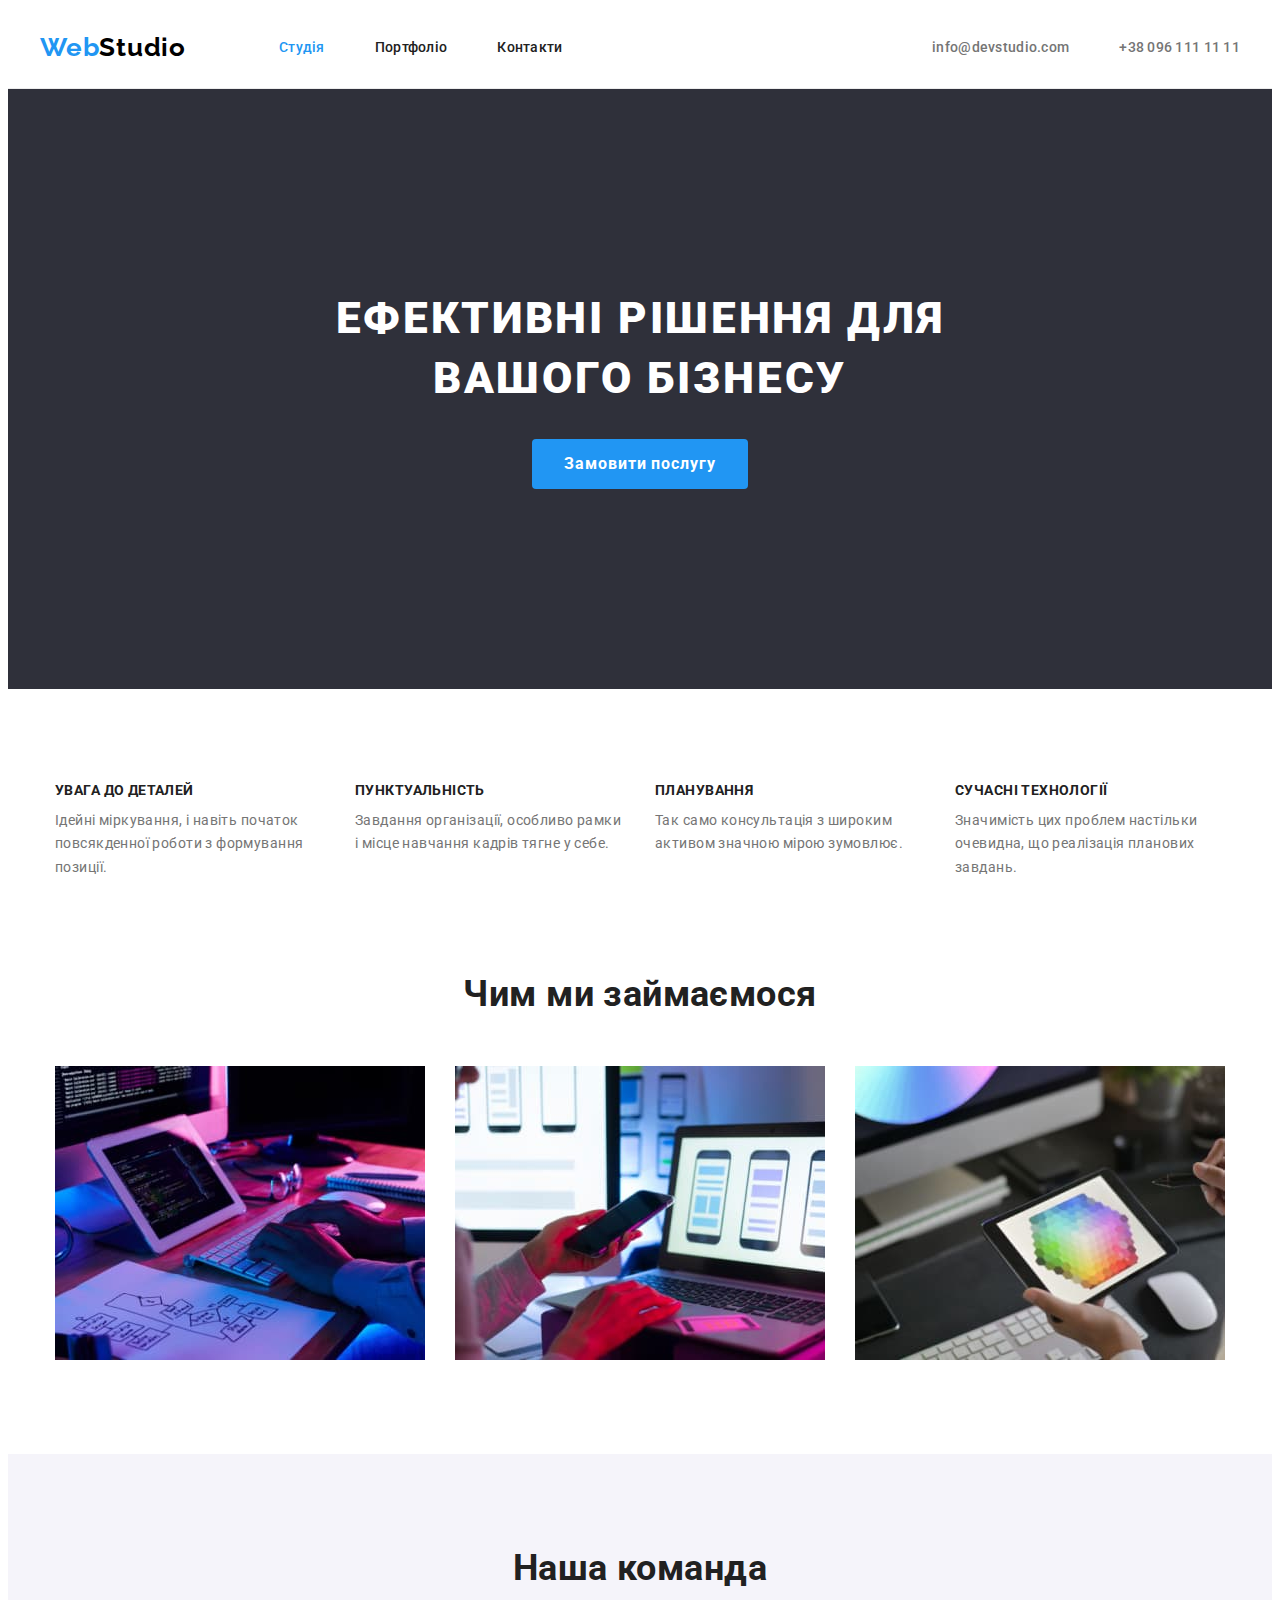
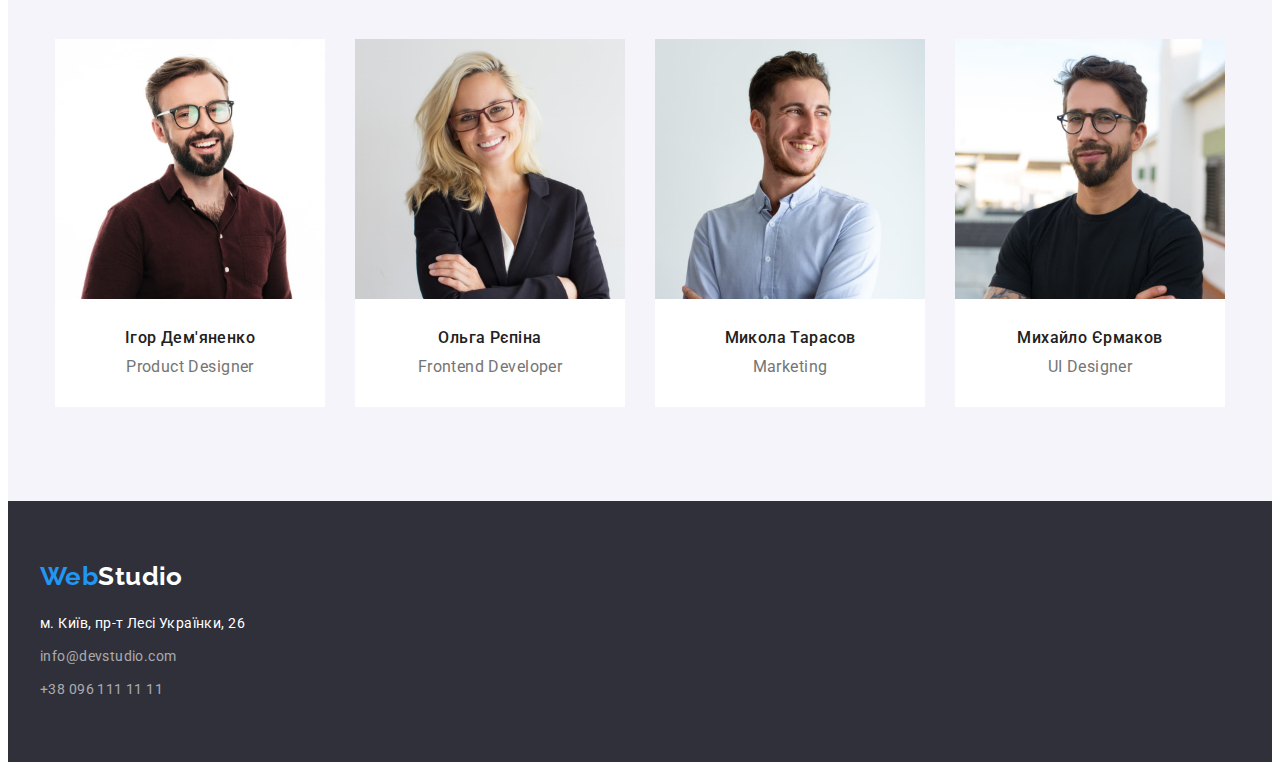
<file: index.html>
<!DOCTYPE html>
<html lang="uk">
  <head>
    <meta charset="UTF-8" />
    <meta http-equiv="X-UA-Compatible" content="IE=edge" />
    <meta name="viewport" content="width=device-width, initial-scale=1.0" />
    <title>WebStudio</title>
    <link rel="preconnect" href="https://fonts.googleapis.com">
<link rel="preconnect" href="https://fonts.gstatic.com" crossorigin>
<link href="https://fonts.googleapis.com/css2?family=Raleway:wght@700&family=Roboto:wght@400;500;700;900&display=swap" rel="stylesheet">
<link rel="stylesheet" href="https://cdnjs.cloudflare.com/ajax/libs/modern-normalize/1.1.0/modern-normalize.min.css" integrity="sha512-wpPYUAdjBVSE4KJnH1VR1HeZfpl1ub8YT/NKx4PuQ5NmX2tKuGu6U/JRp5y+Y8XG2tV+wKQpNHVUX03MfMFn9Q==" crossorigin="anonymous" referrerpolicy="no-referrer" />
    <link rel="stylesheet" href="./css/styles.css" />
  </head>
  <body>
    <header class="page-header">
      <div class="header-conteiner conteiner">   
           <nav class="page-navigation">
        <a class="logo link" href="./index.html"><span class="logo-web">Web</span>Studio</a>
        <ul class="menu-list list">
          <li class="menu-item"><a class="menu-link link current" href="">Студія</a></li>
          <li class="menu-item"><a class="menu-link link" href="./portfolio.html">Портфоліо</a></li>
          <li class="menu-item"><a class="menu-link link" href="">Контакти</a></li>
        </ul>
      </nav>
      <ul class="contacts-list list">
        <li class="contacts-item"><a class="header-contacts-email link" href="mailto:info@devstudio.com">info@devstudio.com</a></li>
        <li class="contacts-item"><a class="header-contacts-number link" href="tel:+380961111111">+38 096 111 11 11</a></li>
      </ul>
    </div>

    </header>
    <main>
      <section id="stydio" class="baner">
        <div class=" page-baner conteiner">
        <h1 class="baner-text">ЕФЕКТИВНІ РІШЕННЯ ДЛЯ ВАШОГО БІЗНЕСУ</h1>
        <button type="button" class="baner-modal-button">Замовити послугу</button>
      </div>
      </section>
      <section id="benefits" class="benefits section">
        <div class="conteiner">
        <h2 class="benefits-caption visually-hidden">Наші переваги</h2>
        <ul class="benefits-list list">
          <li class="benefits-list-item">
            
            <h3 class="benefits-subtitle" >УВАГА ДО ДЕТАЛЕЙ</h3>
            <p class="benefits-text">
              Ідейні міркування, і навіть початок повсякденної роботи з
              формування позиції.
            </p>
          </li>
          <li class="benefits-list-item">
            <h3 class="benefits-subtitle">ПУНКТУАЛЬНІСТЬ</h3>
            <p class="benefits-text">
              Завдання організації, особливо рамки і місце навчання кадрів тягне
              у себе.
            </p>
          </li>
          <li class="benefits-list-item">
          
            <h3 class="benefits-subtitle">ПЛАНУВАННЯ</h3>
            <p class="benefits-text">
              Так само консультація з широким активом значною мірою зумовлює.
            </p>
          </li>
          <li class="benefits-list-item">
            
            <h3 class="benefits-subtitle">СУЧАСНІ ТЕХНОЛОГІЇ</h3>
            <p class="benefits-text">
              Значимість цих проблем настільки очевидна, що реалізація планових
              завдань.
            </p>
          </li>
        </ul>
      </section>
      <section class="about-us section">
        <div class="conteiner">
        <h2 class="about-caption conteiner">Чим ми займаємося</h2>
        <ul class="about-list list">
          <li class="about-img"><img src="./images/work1.jpg" alt="write code" width="370" /></li>
          <li class="about-img">
            <img src="./images/work2.jpg" alt="create maket" width="370" />
          </li class="about-img">
          <li><img src="./images/work3.jpg" alt="design" width="370" /></li>
        </ul>
        </div>
      </section>
      <section class="our-team section">
        <div class="conteiner">
        <h2 class="our-team-caption conteiner">Наша команда</h2>
        <ul class="workers-list list">
          <li class="workers-item">
            <img
              src="./images/Igor.jpg"
              alt=" Фото Ігора Дем'яненко"
              width="270"
              height="260"
            />
            <div class="team-subtitle">
            <h3 class="workers-name">Ігор Дем'яненко</h3>
            <p class="workers-position">Product Designer</p>
            </div>
          </li>
          <li class="workers-item">
            <img
              src="./images/Ola.jpg"
              alt="Фото Ольги Рєпіной"
              width="270"
              height="260"
            />
            <div class="team-subtitle">
            <h3 class="workers-name">Ольга Рєпіна</h3>
            <p class="workers-position">Frontend Developer</p>
            </div>
          </li>
          <li class="workers-item">
            <img
              src="./images/Kola.jpg"
              alt="Фото Миколи Тарасова"
              width="270"
              height="260"
            />
            <div class="team-subtitle">
            <h3 class="workers-name">Микола Тарасов</h3>
            <p class="workers-position">Marketing</p>
          </div>
          </li>
          <li class="workers-item">
            <img
              src="./images/Misha.jpg"
              alt="Фото Михайла Єрмакова"
              width="270"
              height="260"
            />
            <div class="team-subtitle">
            <h3 class="workers-name">Михайло Єрмаков</h3>
            <p class="workers-position">UI Designer</p>
          </div>
        </li>
        </ul>
        </div>
      </section>
    </main>
    <footer class="footer">
      <div class="conteiner footer-content">
      <a class="logo-footer link" href="./index.html"><span class="logo-web">Web</span>Studio</a>
      <address class="address">
        <ul class="address-list list">
          <li class="address-list-item">
            <a class="address-map link"
              href="https://goo.gl/maps/CPtrU1FHBa2aNyZL9"
              target="_blank"
              rel="noopener noreferrer nofollow"
              >м. Київ, пр-т Лесі Українки, 26</a
            >
          </li>
          <li class="address-list-item"><a class="footer-contacts-email link" href="mailto:info@devstudio.com">info@devstudio.com</a></li>
          <li class="address-list-item"><a class="footer-contacts-number link" href="tel:+380961111111">+38 096 111 11 11</a></li>
        </ul>
      </address>
      </div>
    </footer>
  </body>
</html>
</file>
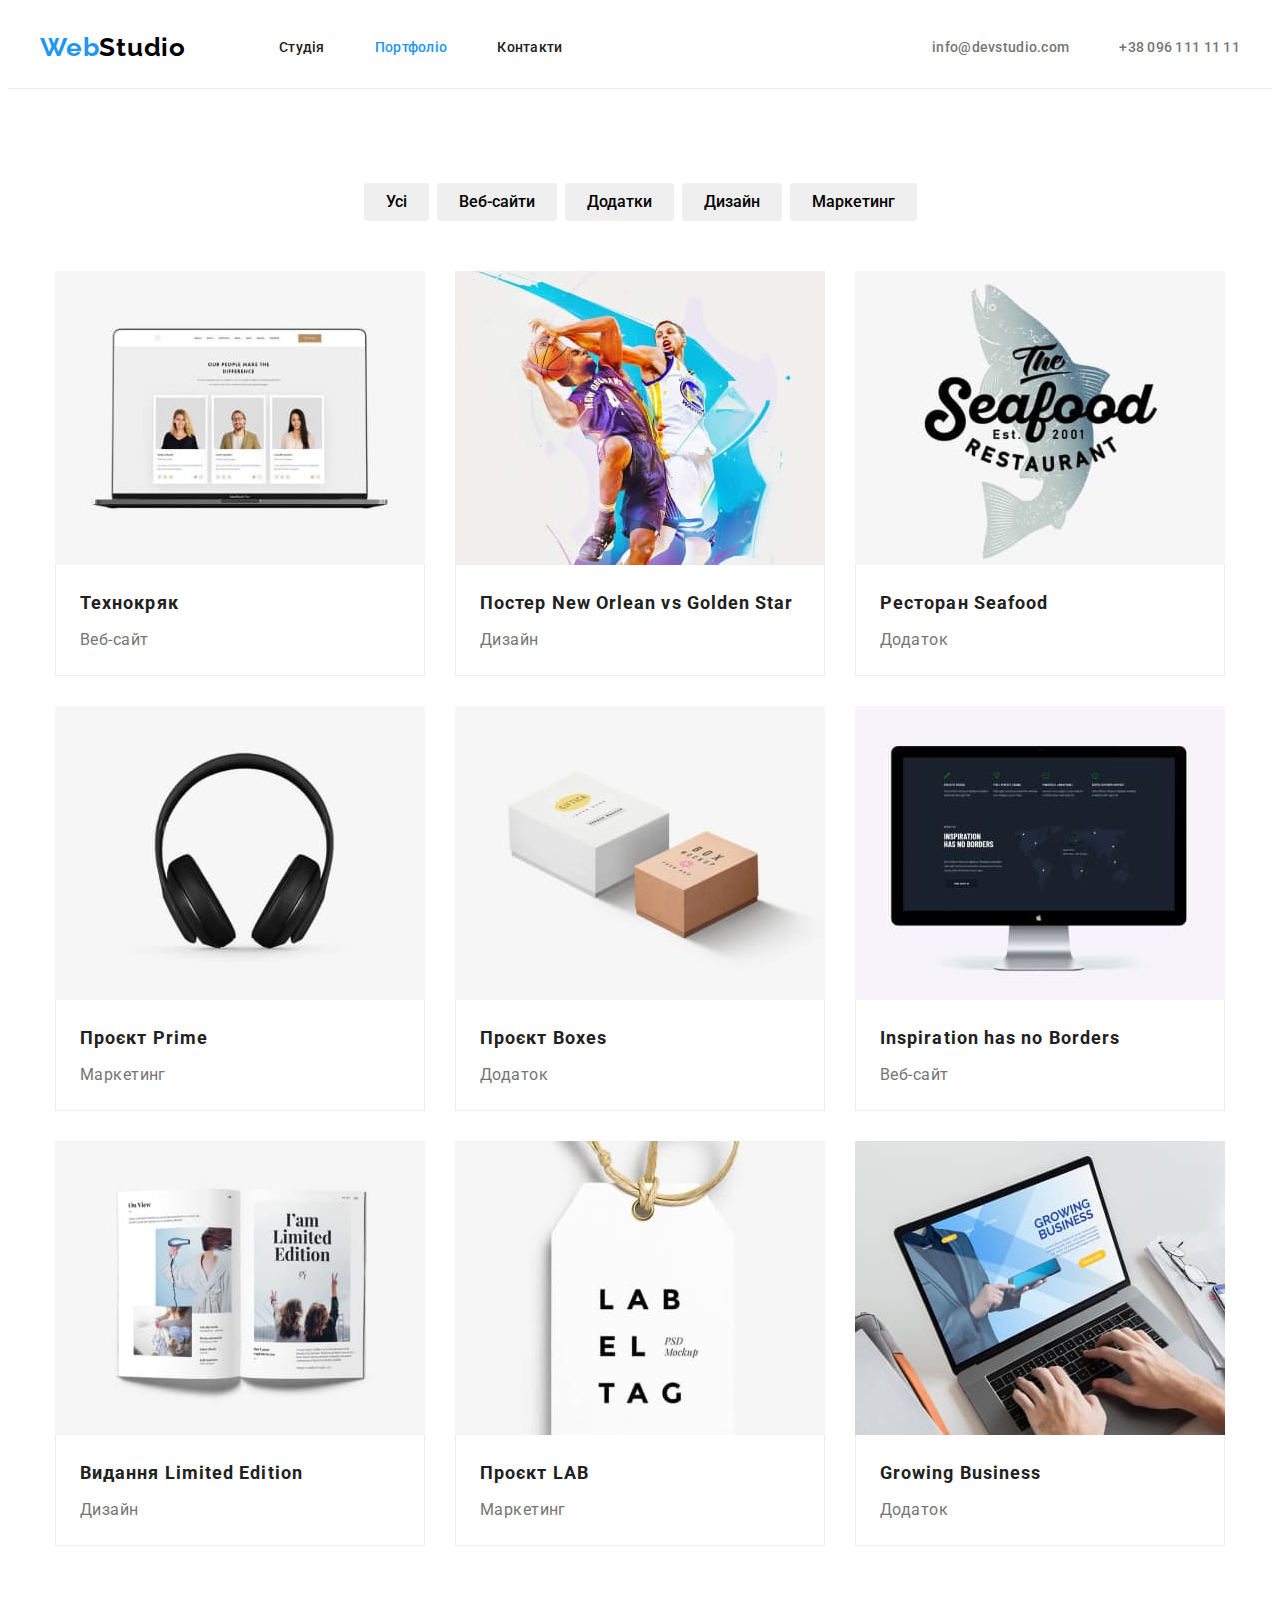
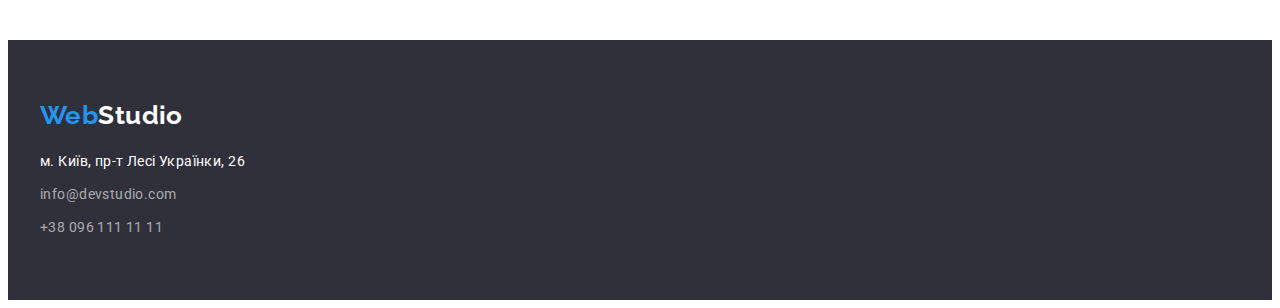
<file: portfolio.html>
<!DOCTYPE html>
<html lang="uk">
  <head>
    <meta charset="UTF-8" />
    <meta http-equiv="X-UA-Compatible" content="IE=edge" />
    <meta name="viewport" content="width=device-width, initial-scale=1.0" />
    <title>Portfolio</title>
    <link rel="preconnect" href="https://fonts.googleapis.com">
<link rel="preconnect" href="https://fonts.gstatic.com" crossorigin>
<link href="https://fonts.googleapis.com/css2?family=Raleway:wght@700&family=Roboto:wght@400;500;700;900&display=swap" rel="stylesheet">
<link rel="stylesheet" href="https://cdnjs.cloudflare.com/ajax/libs/modern-normalize/1.1.0/modern-normalize.min.css" integrity="sha512-wpPYUAdjBVSE4KJnH1VR1HeZfpl1ub8YT/NKx4PuQ5NmX2tKuGu6U/JRp5y+Y8XG2tV+wKQpNHVUX03MfMFn9Q==" crossorigin="anonymous" referrerpolicy="no-referrer" />
<link rel="stylesheet" href="./css/styles.css" />
  </head>
  <body>
 <header class="page-header">
      <div class="header-conteiner conteiner">   
           <nav class="page-navigation">
        <a class="logo link" href="./index.html"><span class="logo-web">Web</span>Studio</a>
        <ul class="menu-list list">
          <li class="menu-item"><a class="menu-link link" href="./index.html">Студія</a></li>
          <li class="menu-item"><a class="menu-link link current" href="./portfolio.html">Портфоліо</a></li>
          <li class="menu-item"><a class="menu-link link" href="">Контакти</a></li>
        </ul>
      </nav>
      <ul class="contacts-list list">
        <li class="contacts-item"><a class="header-contacts-email link" href="mailto:info@devstudio.com">info@devstudio.com</a></li>
        <li class="contacts-item"><a class="header-contacts-number link" href="tel:+380961111111">+38 096 111 11 11</a></li>
      </ul>
    </div>
  </header>
    <main class="main">
      <section class="section">
        <div class="buttom-conteiner conteiner">
        <h1 class="services-heading visually-hidden">Наші послуги</h1>
        <ul class="services-nav-list list">
          <li class="services-nav-item"><button type="button" class="services-nav-button">Усі</button></li>
          <li class="services-nav-item"><button type="button" class="services-nav-button">Веб-сайти</button></li>
          <li class="services-nav-item"><button type="button" class="services-nav-button">Додатки</button></li>
          <li class="services-nav-item"><button type="button" class="services-nav-button">Дизайн</button></li>
          <li class="services-nav-item"><button type="button" class="services-nav-button">Маркетинг</button></li>
        </ul>
        </div>

        <ul class="services-list list conteiner">
          <li class="services-item">
            <img class="services-img"
              src="./portfolio-img/laptop.jpg"
              alt="ноутбук з сайтом"
              width="370"
            />
            <div class="desc">
            <h2 class="services-title">Технокряк</h2>
            <p class="services-sectoin">Веб-сайт</p>
            </div>
          </li class="services-item">
          <li>
            <img class="services-img"
              src="./portfolio-img/basketball.jpg"
              alt="постер з двума баскетболістами"
              width="370"
            />
            <div class="desc">
            <h2 class="services-title">Постер New Orlean vs Golden Star</h2>
            <p class="services-sectoin">Дизайн</p>
            </div>
          </li>
          <li class="services-item">
            <img class="services-img"
              src="./portfolio-img/seafoood.jpg"
              alt="логотип ресторану"
              width="370"
            />
            <div class="desc">
            <h2 class="services-title">Ресторан Seafood</h2>
            <p class="services-sectoin">Додаток</p>
            </div>
          </li>
          <li class="services-item">
            <img class="services-img"
              src="./portfolio-img/headphone.jpg"
              alt=" навушники"
              width="370"
            />
            <div class="desc">
            <h2 class="services-title">Проєкт Prime</h2>
            <p class="services-sectoin">Маркетинг</p>
            </div>
          </li>
          <li class="services-item">
            <img class="services-img"
              src="./portfolio-img/boxes.jpg"
              alt="коробки різного дизайну"
              width="370"
            />
            <div class="desc">
            <h2 class="services-title">Проєкт Boxes</h2>
            <p class="services-sectoin">Додаток</p>
            </div>
          </li>
          <li class="services-item">
            <img class="services-img"
              src="./portfolio-img/imac.jpg"
              alt="сайт (натхнення немає кордонів)"
              width="370"
            />
            <div class="desc">
            <h2 class="services-title">Inspiration has no Borders</h2>
            <p class="services-sectoin">Веб-сайт</p>
            </div>
          </li>
          <li class="services-item">
            <img class="services-img" src="./portfolio-img/magazine.jpg" alt="журнал" width="370" />
            <div class="desc">
            <h2 class="services-title">Видання Limited Edition</h2>
            <p class="services-sectoin">Дизайн</p>
            </div>
          </li>
          <li class="services-item">
            <img class="services-img" src="./portfolio-img/lab.jpg" alt="бірка" width="370" />
            <div class="desc">
            <h2 class="services-title">Проєкт LAB</h2>
            <p class="services-sectoin">Маркетинг</p>
            </div>
          </li>
          <li class="services-item">
            <img class="services-img"
              src="./portfolio-img/macbook.jpg"
              alt="зростаючий бізнес"
              width="370"
            />
            <div class="desc">
            <h2 class="services-title">Growing Business</h2>
            <p class="services-sectoin">Додаток</p>
            </div>
          </li>
        </ul>
      </section>
    </main>
    <footer class="footer">
      <div class="conteiner footer-content">
      <a class="logo-footer link" href="./index.html"><span class="logo-web">Web</span>Studio</a>
      <address class="address">
        <ul class="address-list list">
          <li class="address-list-item">
            <a class="address-map link"
              href="https://goo.gl/maps/CPtrU1FHBa2aNyZL9"
              target="_blank"
              rel="noopener noreferrer nofollow"
              >м. Київ, пр-т Лесі Українки, 26</a
            >
          </li>
          <li class="address-list-item"><a class="footer-contacts-email link" href="mailto:info@devstudio.com">info@devstudio.com</a></li>
          <li class="address-list-item"><a class="footer-contacts-number link" href="tel:+380961111111">+38 096 111 11 11</a></li>
        </ul>
      </address>
      </div>
    </footer>
  </body>
</html>
</file>
<file: css/styles.css>
:root {
  --main-font-family: 'Roboto', sans-serif;
  --secondary-font-family: 'Raleway', sans-serif;
  --primry-font-weight: 700;
  --secondary-font-weight: 400;
  --primary-font-size: 14px;
  --main-color: #212121;
  --secondary-color: #757575;
  --accent-color: #2196f3;
  --other-color: #ffffff;
  --logo-color: #000000;
  --primary-background-color: #2f303a;
  --secondary-background-color: #f5f4fa;
}

h1,
h2,
h3,
h4,
h5,
h6,
p {
  margin-top: 0;
  margin-bottom: 0;
}

ul,
ol {
  margin: 0;
  padding: 0;
}

button {
  cursor: pointer;
}

img {
  display: block;
  max-width: 100%;
  height: auto;
}

.link {
  text-decoration: none;
}

.list {
  list-style: none;
}

.visually-hidden {
  position: absolute;
  white-space: nowrap;
  width: 1px;
  height: 1px;
  overflow: hidden;
  border: 0;
  padding: 0;
  clip: rect(0 0 0 0);
  clip-path: inset(50%);
  margin: -1px;
}
/* ========================= */
body {
  font-family: 'Roboto', sans-serif;
  font-size: var(--primary-font-size);
  letter-spacing: 0.03em;
  color: var(--main-color);
  background-color: var(--other-color);
}

.conteiner {
  width: 1200px;
  margin-left: auto;
  margin-right: auto;
  padding-left: 15px;
  padding-right: 15px;
  display: flex;
  flex-wrap: wrap;
  justify-content: center;
  align-content: center;
}

.section {
  padding-top: 94px;
  padding-bottom: 94px;
}

.header-conteiner {
  align-items: center;
}

/* =================HEADER============== */

.page-header {
  align-items: center;
  border-bottom: 1px solid #ececec;
}

.page-navigation {
  display: flex;
}

.logo {
  margin-right: 93px;
  padding-top: 24px;
  padding-bottom: 24px;
  color: var(--logo-color);
  font-family: 'Raleway';
  font-style: normal;
  font-weight: 700;
  font-size: 26px;
  line-height: 31px;
  letter-spacing: 0.03em;
}

.logo-web {
  color: var(--accent-color);
}

.menu-list {
  display: flex;
  column-gap: 50px;
  align-items: center;
  padding-left: 0;
}

.menu-list .link {
  padding-top: 32px;
  padding-bottom: 32px;
  color: var(--main-color);
  font-weight: 500;
  font-size: 14px;
  line-height: 1.14em;
  letter-spacing: 0.02em;
}

.menu-list .link.current {
  color: var(--accent-color);
}

.menu-link:hover,
.menu-link:focus {
  color: var(--accent-color);
}

.contacts-list {
  margin-left: auto;
  display: flex;
  column-gap: 50px;
  padding-left: 0;
  padding-top: 32px;
  padding-bottom: 32px;
  font-weight: 500;
  line-height: 1.14em;
  letter-spacing: 0.02em;
}

.contacts-list .header-contacts-email,
.header-contacts-number {
  color: var(--secondary-color);
  font-weight: 500;
}

.header-contacts-email:hover,
.header-contacts-email:focus {
  color: var(--accent-color);
}

.header-contacts-number:hover,
.header-contacts-number:focus {
  color: var(--accent-color);
}

/* ==============HEADER============= */

/* =============MAIN================ */
/* ==============BANER=============== */
.baner {
  padding-top: 200px;
  padding-bottom: 200px;
  background-color: var(--primary-background-color);
  color: var(--other-color);
}

.page-baner {
  flex-direction: column;
  align-items: center;
}

.baner-text {
  width: 696px;
  margin-right: auto;
  margin-left: auto;
  margin-bottom: 30px;
  align-items: center;
  font-weight: 900;
  font-size: 44px;
  line-height: 1.36;
  text-align: center;
  letter-spacing: 0.06em;
  text-transform: uppercase;
}

.baner-modal-button {
  padding: 10px 32px;
  font-family: var(--main-font);
  background-color: var(--accent-color);
  color: var(--other-color);
  cursor: pointer;
  font-weight: var(--primry-font-weight);
  font-size: 16px;
  line-height: 1.875em;
  border: 0;
  border-radius: 4px;
  letter-spacing: 0.06em;
}

.baner-modal-button:hover,
.baner-modal-button:focus {
  background-color: #188ce8;
  color: var(--other-color);
}
/* ===========BANER============= */

/* ===========BENEFITS============= */

.benefits-caption {
  font-style: normal;
  font-weight: var(--primry-font-weight);
  font-size: 36px;
  line-height: 1.16em;
  text-align: center;
}

.benefits-list {
  display: flex;
  font-weight: var(--primry-font-weight);
  line-height: 1.14em;
  column-gap: 30px;
}

.benefits-list-item {
  width: 270px;
}

.benefits-subtitle {
  margin-bottom: 10px;
  font-weight: var(--primry-font-weight);
  font-size: 14px;
  line-height: 1.14em;
  text-transform: uppercase;
}

.benefits-text {
  color: var(--secondary-color);
  font-weight: var(--secondary-font-weight);
  line-height: 1.7em;
}

/* ==========BENEFITS============== */

/* ===========ABOUT================ */

.about-us {
  padding-top: 0;
}

.about-caption {
  margin-bottom: 50px;
  font-weight: var(--primry-font-weight);
  font-size: 36px;
  line-height: 1.16em;
  text-align: center;
}

.about-list {
  column-gap: 30px;
  display: flex;
  justify-content: center;
}

/* ============ABOUT============= */

/* ============OUR TEAM============ */

.our-team {
  background-color: var(--secondary-background-color);
}

.our-team-caption {
  margin-bottom: 50px;
  font-weight: var(--primry-font-weight);
  font-size: 36px;
  line-height: 1.16em;
  text-align: center;
}

.workers-list {
  column-gap: 30px;
  display: flex;
}

.workers-item {
  background-color: var(--other-color);
  width: 270px;
}

.team-subtitle {
  padding: 30px 0px;
}

.workers-name {
  margin-bottom: 10px;
  font-weight: 500;
  font-size: 16px;
  line-height: 1.18;
  text-align: center;
}

.workers-position {
  color: var(--secondary-color);
  font-weight: var(--secondary-font-weight);
  font-size: 16px;
  line-height: 1.18;
  text-align: center;
}

/* ============OUR TEAM============== */

/* =============FOOTER================ */

.footer {
  padding-top: 60px;
  padding-bottom: 60px;
  background-color: #2f303a;
  flex-direction: column;
  justify-content: flex-start;
}

.footer-content {
  margin-left: auto;
  margin-right: auto;
  flex-direction: column;
  justify-content: flex-start;
  align-content: flex-start;
}

.logo-footer {
  margin-bottom: 20px;
  justify-content: flex-start;
  color: var(--other-color);
  font-family: var(--secondary-font-family);
  font-weight: var(--primry-font-weight);
  font-size: 26px;
  line-height: 1.19;
}

.address {
  justify-content: flex-start;
}

.address-list {
  display: flex;
  flex-direction: column;
  justify-content: flex-start;
  font-style: normal;
  font-weight: var(--secondary-font-weight);
  line-height: 1.7;
}

.address-list-item:not(:last-child) {
  margin-bottom: 9px;
}

.address-map {
  color: var(--other-color);
  font-weight: var(--secondary-font-weight);
  line-height: 1.7;
}

.footer-contacts-email,
.footer-contacts-number {
  color: rgba(255, 255, 255, 0.6);
  font-weight: var(--secondary-font-weight);
  line-height: 1.7;
}

.footer-contacts-email:hover,
.footer-contacts-email:focus {
  color: var(--accent-color);
}

.footer-contacts-number:hover,
.footer-contacts-number:focus {
  color: var(--accent-color);
}

/* ===========FOOTER=========== */

/* ============PORFOLIO========
===============SERVICES======== */

.services {
  padding-top: 0;
}

.button-conteiner {
  align-items: center;
  align-content: center;
}

.services-nav-list {
  display: flex;
  margin-bottom: 50px;
  align-items: center;
  column-gap: 8px;
  color: var(--main-color);
  font-weight: 500;
  font-size: 16px;
  line-height: 1.62;
}

.services-nav-button {
  border: 0;
  border-radius: 4px;
  padding: 6px 22px;
  font-family: var(--main-font-family);
  font-weight: 500;
  font-size: 16px;
  line-height: 1.6;
  text-align: center;
  cursor: pointer;
}

.services-nav-button:hover,
.services-nav-button:focus {
  background-color: var(--accent-color);
  color: var(--other-color);
}

.services-list {
  flex-wrap: wrap;
  column-gap: 30px;
  gap: 30px;
}

.desc {
  padding: 20px 24px;
  border: 1px solid #eeeeee;
  border-top: 0;
  justify-content: flex-start;
  align-items: center;
}

.services-title {
  margin-bottom: 4px;
  color: var(--main-color);
  font-weight: var(--primry-font-weight);
  font-size: 18px;
  line-height: 2;
  letter-spacing: 0.06em;
}

.services-sectoin {
  color: var(--secondary-color);
  font-weight: var(--secondary-font-weight);
  font-size: 16px;
  line-height: 1.875;
}

/* ==========SERVICES========== */
</file>
